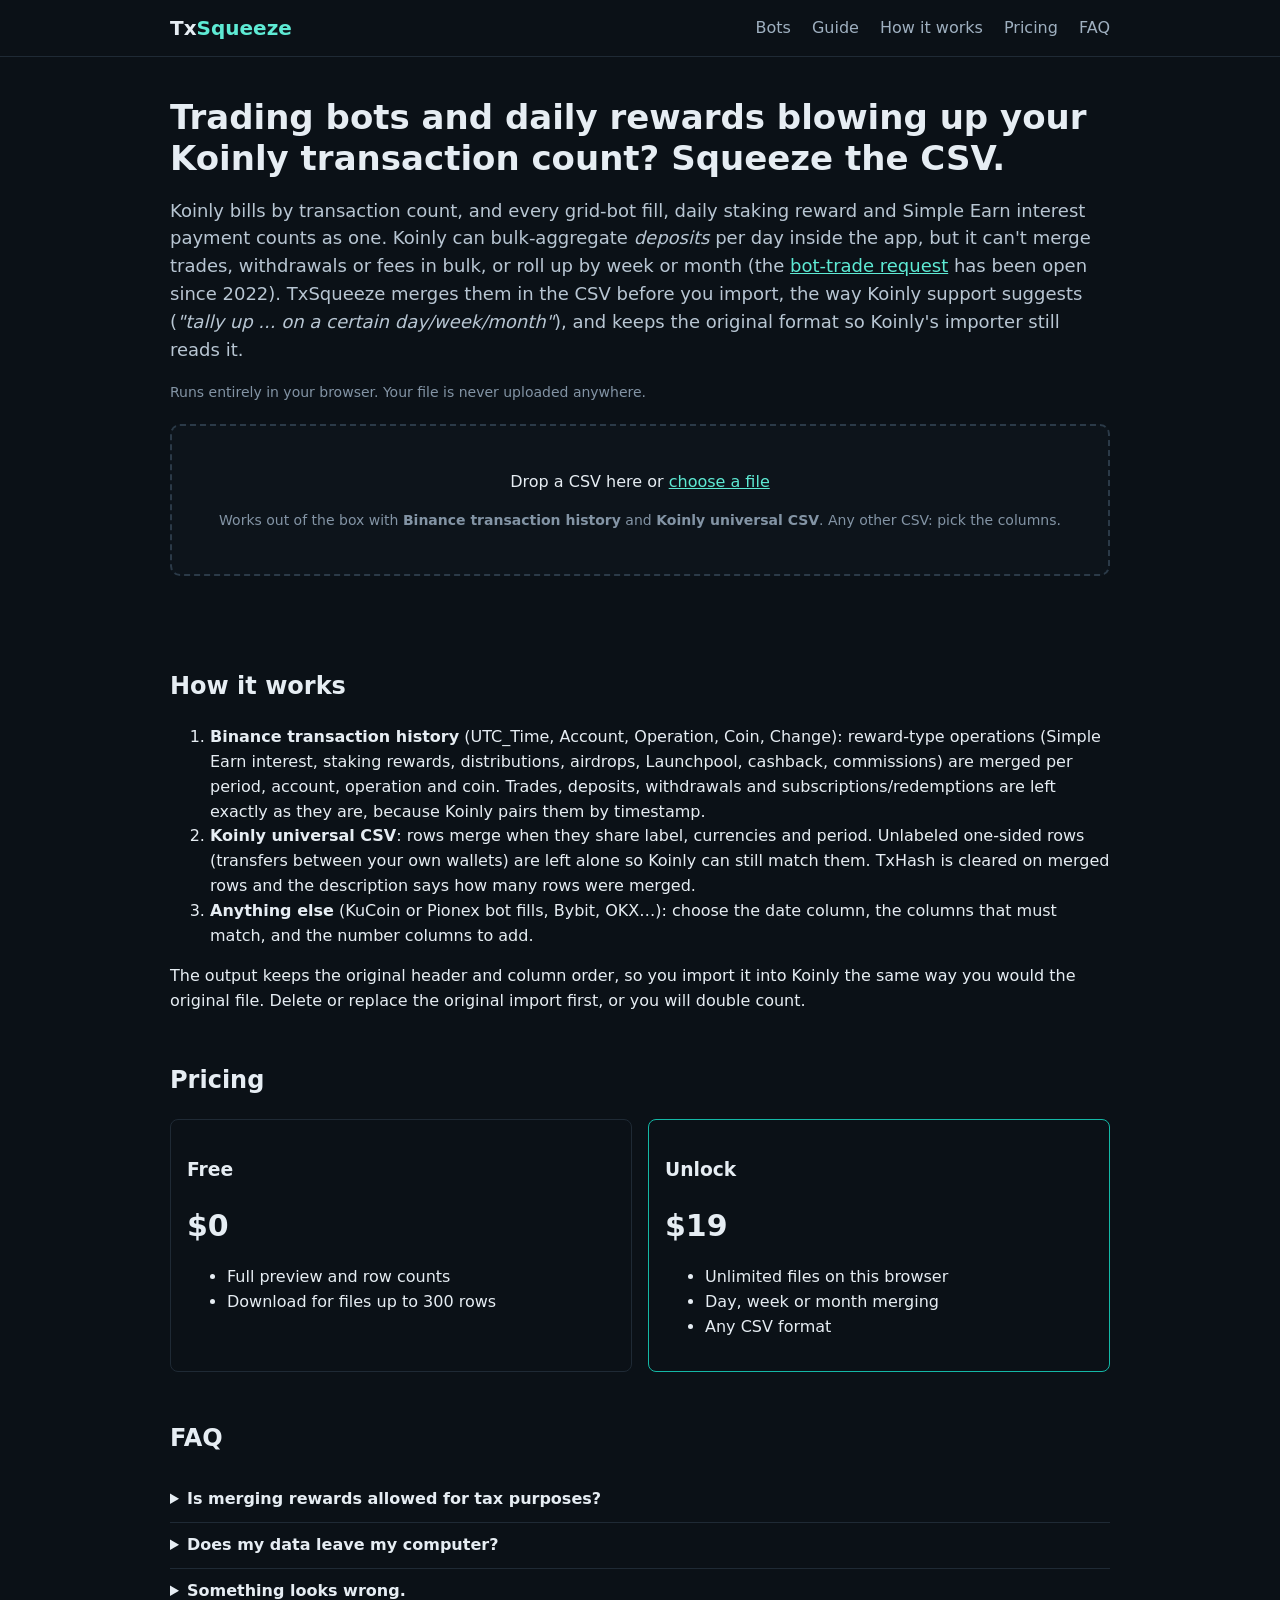
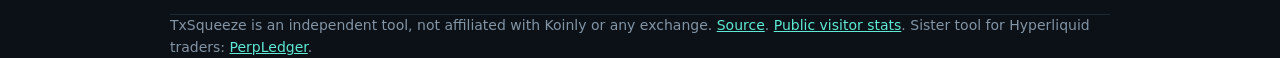
<file: docs/index.html>
<!doctype html>
<html lang="en">
<head>
<meta charset="utf-8">
<meta name="viewport" content="width=device-width, initial-scale=1">
<title>TxSqueeze — cut your Koinly transaction count (merge staking rewards and bot trades by day)</title>
<meta name="description" content="Over your Koinly transaction limit because of daily staking rewards or trading-bot fills? TxSqueeze merges them into daily, weekly or monthly rows in your browser and keeps the file format Koinly already reads (Binance transaction history, Koinly universal CSV, or any CSV).">
<meta property="og:title" content="TxSqueeze — cut your Koinly transaction count">
<meta property="og:description" content="Merge trading-bot fills and daily rewards into one row per day, week or month. Same file format, fewer Koinly transactions, cheaper plan. Runs in your browser.">
<link rel="stylesheet" href="style.css">
</head>
<body>
<header>
  <div class="wrap">
    <div class="brand">Tx<span>Squeeze</span></div>
    <nav><a href="koinly-trading-bot-transactions.html">Bots</a> <a href="reduce-koinly-transaction-count.html">Guide</a> <a href="#how">How it works</a> <a href="#pricing">Pricing</a> <a href="#faq">FAQ</a></nav>
  </div>
</header>

<main class="wrap">
<section class="hero">
  <h1>Trading bots and daily rewards blowing up your Koinly transaction count? Squeeze the CSV.</h1>
  <p class="lead">Koinly bills by transaction count, and every grid-bot fill, daily staking reward and Simple Earn interest payment counts as one. Koinly can bulk-aggregate <i>deposits</i> per day inside the app, but it can't merge trades, withdrawals or fees in bulk, or roll up by week or month (the <a href="https://feedback.koinly.io/feature-requests/p/aggregate-trading-bot-transactions">bot-trade request</a> has been open since 2022). TxSqueeze merges them in the CSV before you import, the way Koinly support suggests (<i>"tally up ... on a certain day/week/month"</i>), and keeps the original format so Koinly's importer still reads it.</p>
  <p class="muted">Runs entirely in your browser. Your file is never uploaded anywhere.</p>

  <div class="drop" id="drop">
    <input type="file" id="file" accept=".csv,text/csv">
    <p>Drop a CSV here or <label for="file" class="link">choose a file</label></p>
    <p class="muted">Works out of the box with <b>Binance transaction history</b> and <b>Koinly universal CSV</b>. Any other CSV: pick the columns.</p>
  </div>
  <div id="status"></div>
</section>

<section id="setup" hidden>
  <h2>What to merge <small id="detected"></small></h2>
  <div class="grid2">
    <label>Date column <select id="dateCol"></select></label>
    <label>Merge period
      <select id="period"><option value="day" selected>Per day</option><option value="week">Per week (Mon–Sun)</option><option value="month">Per month</option></select>
    </label>
  </div>
  <p class="muted">Rows merge when they fall in the same period and have the same value in every <b>keep-apart</b> column. Numbers in <b>sum</b> columns are added, <b>average</b> columns (prices) are averaged, and other columns keep the last row's value.</p>
  <div class="scroll"><table class="t small" id="cols"></table></div>
  <div class="grid2">
    <label>Only merge rows where <select id="filterCol"><option value="">(all rows)</option></select></label>
    <label>matches <input id="filterRe" placeholder="regex, e.g. interest|reward|staking"></label>
  </div>
  <p><button id="run" type="button">Squeeze</button></p>
</section>

<section id="out" hidden>
  <h2>Result</h2>
  <div id="result"></div>
  <h3>Preview <small id="pvinfo"></small></h3>
  <div class="scroll"><table class="t small" id="preview"></table></div>
  <div class="dl">
    <button id="dl" class="locked">Download squeezed CSV</button>
  </div>

  <div id="pay" class="pay">
    <h3>Unlock the download: $19, one time</h3>
    <p>Compare that with Koinly's extra-transaction pricing (about $10 per 1,000 above 10,000, or the jump from one plan to the next).</p>
    <p>Send <b>19 USDT or 19 USDC</b> on <b>Arbitrum One</b> to:</p>
    <p class="addr"><code id="payto">0x36c37d1b47737ba2b2a2cf1b5bc38509516b222f</code> <button id="copy" type="button">copy</button></p>
    <p class="muted">Only Arbitrum One: USDT (0xFd08…Cbb9) or native USDC (0xaf88…5831). Binance, OKX, Bybit and most exchanges can withdraw USDT/USDC on the Arbitrum One network directly. Other chains or tokens cannot be credited.</p>
    <p>Then paste the transaction hash. The page checks the transfer on-chain and unlocks downloads on this browser.</p>
    <div class="row"><input id="tx" placeholder="0x… Arbitrum transaction hash" spellcheck="false"><button id="verify" type="button">Verify payment</button></div>
    <details id="codebox"><summary>Have an unlock code?</summary><div class="row"><input id="code" placeholder="TS-XXXXXXXX" spellcheck="false"><button id="redeem" type="button">Redeem</button></div></details>
    <div id="paystatus"></div>
    <p class="muted">Small files are free: if your original file has 300 rows or fewer, the download is unlocked.</p>
  </div>
</section>

<section id="how">
  <h2>How it works</h2>
  <ol>
    <li><b>Binance transaction history</b> (UTC_Time, Account, Operation, Coin, Change): reward-type operations (Simple Earn interest, staking rewards, distributions, airdrops, Launchpool, cashback, commissions) are merged per period, account, operation and coin. Trades, deposits, withdrawals and subscriptions/redemptions are left exactly as they are, because Koinly pairs them by timestamp.</li>
    <li><b>Koinly universal CSV</b>: rows merge when they share label, currencies and period. Unlabeled one-sided rows (transfers between your own wallets) are left alone so Koinly can still match them. TxHash is cleared on merged rows and the description says how many rows were merged.</li>
    <li><b>Anything else</b> (KuCoin or Pionex bot fills, Bybit, OKX…): choose the date column, the columns that must match, and the number columns to add.</li>
  </ol>
  <p>The output keeps the original header and column order, so you import it into Koinly the same way you would the original file. Delete or replace the original import first, or you will double count.</p>
</section>

<section id="pricing">
  <h2>Pricing</h2>
  <div class="cards">
    <div class="card"><h3>Free</h3><p class="price">$0</p><ul><li>Full preview and row counts</li><li>Download for files up to 300 rows</li></ul></div>
    <div class="card hi"><h3>Unlock</h3><p class="price">$19</p><ul><li>Unlimited files on this browser</li><li>Day, week or month merging</li><li>Any CSV format</li></ul></div>
  </div>
</section>

<section id="faq">
  <h2>FAQ</h2>
  <details><summary>Is merging rewards allowed for tax purposes?</summary><p>Koinly's support team recommends it on its own forum for exactly this problem (<a href="https://discuss.koinly.io/t/staking-rewards-create-too-many-transactions/15427">example</a>, <a href="https://discuss.koinly.io/t/you-have-exceeded-the-total-number-of-transactions-allowed-on-your-account/13294">example</a>). Daily merging keeps each day's income at that day's prices; weekly or monthly merging is coarser. Rules differ by country, and this is not tax advice. If in doubt, ask your accountant which period to use.</p></details>
  <details><summary>Does my data leave my computer?</summary><p>No. The CSV is parsed and merged by JavaScript in this page. You can check the <a href="https://github.com/swarm-t3/txsqueeze">source</a> or disconnect from the internet after the page loads.</p></details>
  <details><summary>Something looks wrong.</summary><p><a href="https://github.com/swarm-t3/txsqueeze/issues">Open an issue</a> or <a href="mailto:megafi.app1+txsqueeze@gmail.com">email us</a>. If a paid squeeze doesn't work for your file and we can't fix it, we refund.</p></details>
</section>
</main>
<footer class="wrap muted">TxSqueeze is an independent tool, not affiliated with Koinly or any exchange. <a href="https://github.com/swarm-t3/txsqueeze">Source</a>. <a href="https://txsqueeze.goatcounter.com/">Public visitor stats</a>. Sister tool for Hyperliquid traders: <a href="https://swarm-t3.github.io/perpledger/">PerpLedger</a>.</footer>
<script data-goatcounter="https://txsqueeze.goatcounter.com/count" async src="//gc.zgo.at/count.js"></script>
<script src="app.js"></script>
</body>
</html>
</file>
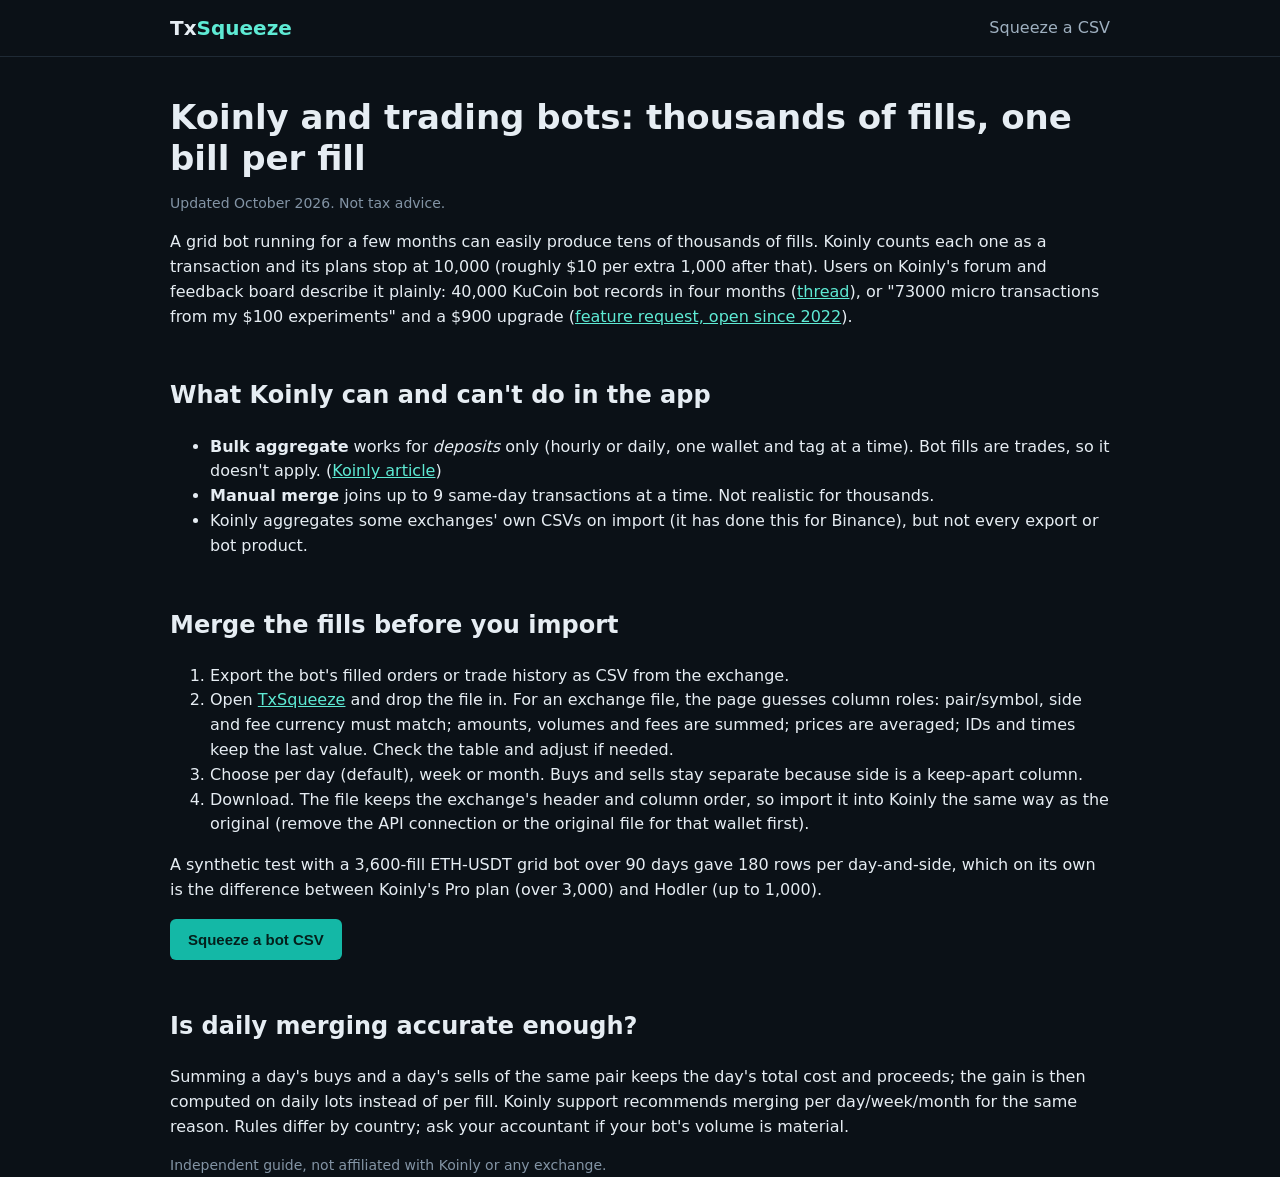
<file: docs/koinly-trading-bot-transactions.html>
<!doctype html>
<html lang="en">
<head>
<meta charset="utf-8">
<meta name="viewport" content="width=device-width, initial-scale=1">
<title>Koinly and trading bots: too many transactions from grid/DCA bot fills (KuCoin, Pionex, Binance)</title>
<meta name="description" content="Grid and DCA bots create thousands of fills, and Koinly bills per transaction. Koinly's bulk aggregate only covers deposits. How to merge bot trades per day before importing, keeping the exchange's CSV format.">
<link rel="canonical" href="https://swarm-t3.github.io/txsqueeze/koinly-trading-bot-transactions.html">
<link rel="stylesheet" href="style.css">
</head>
<body>
<header><div class="wrap"><a class="brand" href="./" style="text-decoration:none;color:inherit">Tx<span>Squeeze</span></a><nav><a href="./">Squeeze a CSV</a></nav></div></header>
<main class="wrap">
<h1>Koinly and trading bots: thousands of fills, one bill per fill</h1>
<p class="muted">Updated October 2026. Not tax advice.</p>
<p>A grid bot running for a few months can easily produce tens of thousands of fills. Koinly counts each one as a transaction and its plans stop at 10,000 (roughly $10 per extra 1,000 after that). Users on Koinly's forum and feedback board describe it plainly: 40,000 KuCoin bot records in four months (<a href="https://discuss.koinly.io/t/the-price-of-bot-transactions/21530">thread</a>), or "73000 micro transactions from my $100 experiments" and a $900 upgrade (<a href="https://feedback.koinly.io/feature-requests/p/aggregate-trading-bot-transactions">feature request, open since 2022</a>).</p>

<h2>What Koinly can and can't do in the app</h2>
<ul>
<li><b>Bulk aggregate</b> works for <i>deposits</i> only (hourly or daily, one wallet and tag at a time). Bot fills are trades, so it doesn't apply. (<a href="https://support.koinly.io/en/articles/10441670-bulk-aggregate-deposit-transactions">Koinly article</a>)</li>
<li><b>Manual merge</b> joins up to 9 same-day transactions at a time. Not realistic for thousands.</li>
<li>Koinly aggregates some exchanges' own CSVs on import (it has done this for Binance), but not every export or bot product.</li>
</ul>

<h2>Merge the fills before you import</h2>
<ol>
<li>Export the bot's filled orders or trade history as CSV from the exchange.</li>
<li>Open <a href="./">TxSqueeze</a> and drop the file in. For an exchange file, the page guesses column roles: pair/symbol, side and fee currency must match; amounts, volumes and fees are summed; prices are averaged; IDs and times keep the last value. Check the table and adjust if needed.</li>
<li>Choose per day (default), week or month. Buys and sells stay separate because side is a keep-apart column.</li>
<li>Download. The file keeps the exchange's header and column order, so import it into Koinly the same way as the original (remove the API connection or the original file for that wallet first).</li>
</ol>
<p>A synthetic test with a 3,600-fill ETH-USDT grid bot over 90 days gave 180 rows per day-and-side, which on its own is the difference between Koinly's Pro plan (over 3,000) and Hodler (up to 1,000).</p>
<p><a href="./"><button>Squeeze a bot CSV</button></a></p>

<h2>Is daily merging accurate enough?</h2>
<p>Summing a day's buys and a day's sells of the same pair keeps the day's total cost and proceeds; the gain is then computed on daily lots instead of per fill. Koinly support recommends merging per day/week/month for the same reason. Rules differ by country; ask your accountant if your bot's volume is material.</p>
</main>
<footer class="wrap muted">Independent guide, not affiliated with Koinly or any exchange.</footer>
<script data-goatcounter="https://txsqueeze.goatcounter.com/count" async src="//gc.zgo.at/count.js"></script>
</body>
</html>
</file>
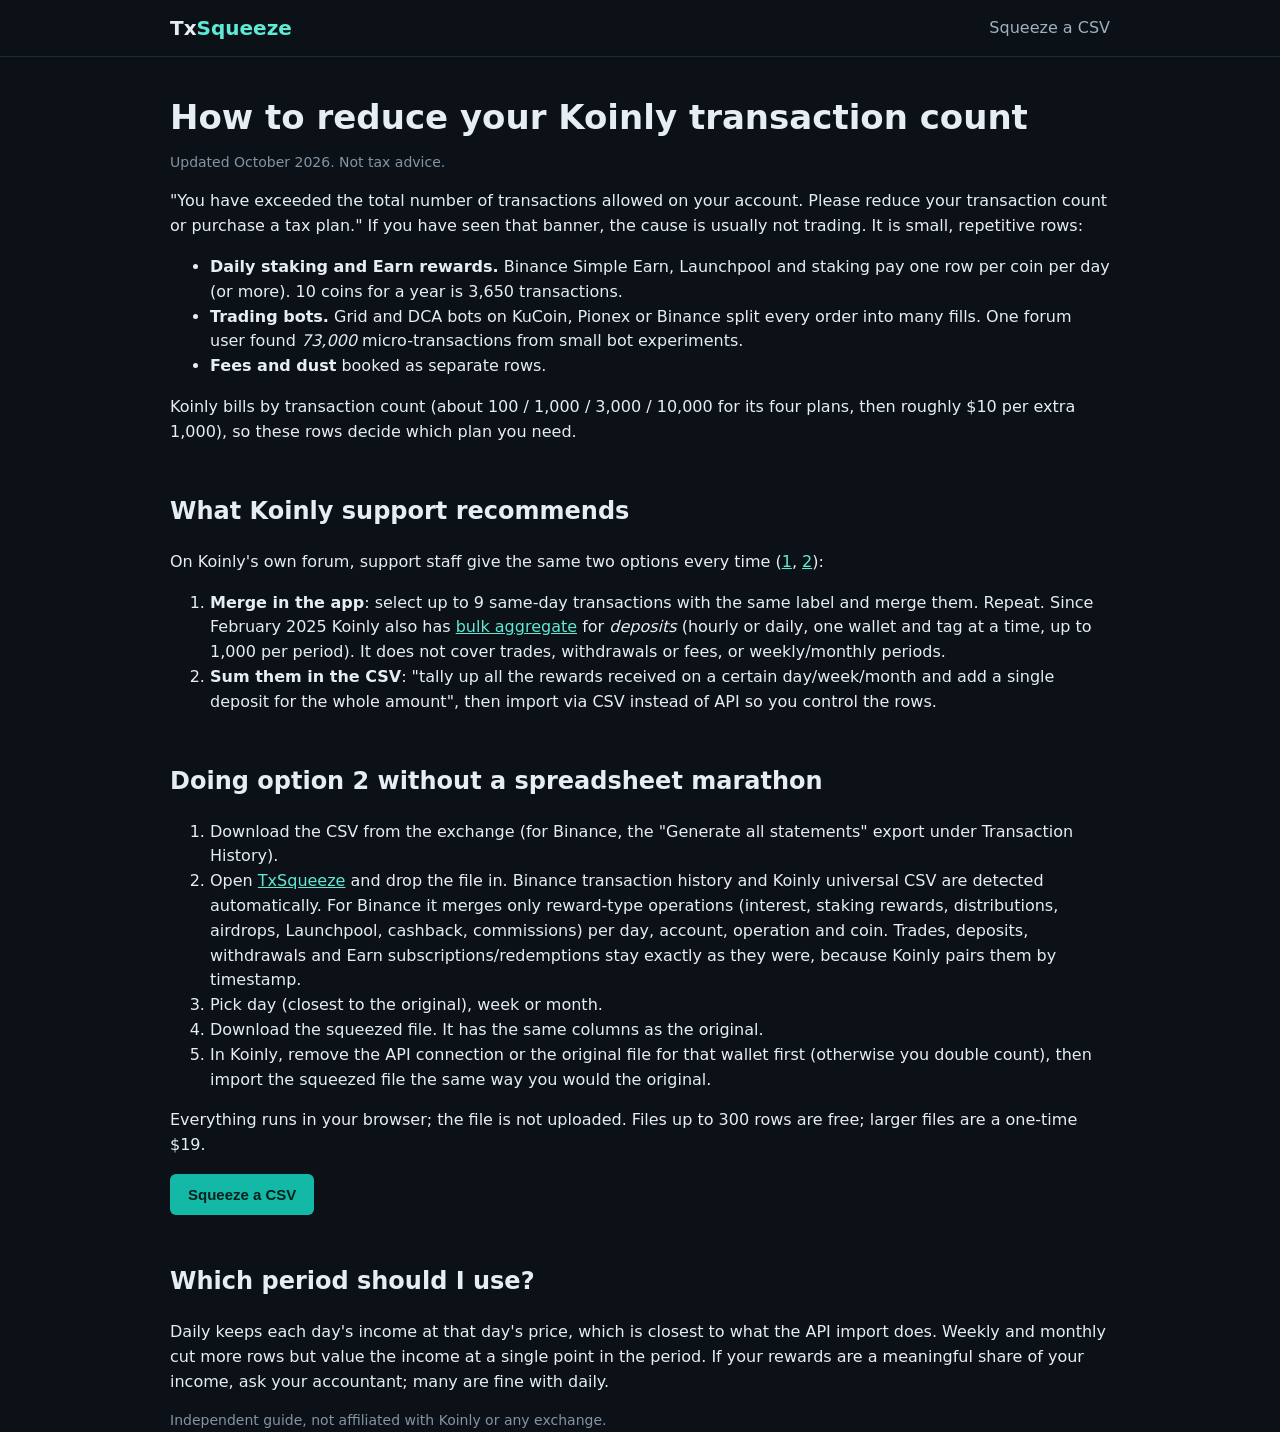
<file: docs/reduce-koinly-transaction-count.html>
<!doctype html>
<html lang="en">
<head>
<meta charset="utf-8">
<meta name="viewport" content="width=device-width, initial-scale=1">
<title>How to reduce your Koinly transaction count (staking rewards, Earn interest, bot trades)</title>
<meta name="description" content="Koinly says you've exceeded your transaction limit? Daily staking rewards, Binance Simple Earn interest and grid-bot fills are usually why. Here is how to merge them per day, week or month, the way Koinly support recommends, without breaking imports.">
<link rel="canonical" href="https://swarm-t3.github.io/txsqueeze/reduce-koinly-transaction-count.html">
<link rel="stylesheet" href="style.css">
</head>
<body>
<header><div class="wrap"><a class="brand" href="./" style="text-decoration:none;color:inherit">Tx<span>Squeeze</span></a><nav><a href="./">Squeeze a CSV</a></nav></div></header>
<main class="wrap">
<h1>How to reduce your Koinly transaction count</h1>
<p class="muted">Updated October 2026. Not tax advice.</p>
<p>"You have exceeded the total number of transactions allowed on your account. Please reduce your transaction count or purchase a tax plan." If you have seen that banner, the cause is usually not trading. It is small, repetitive rows:</p>
<ul>
<li><b>Daily staking and Earn rewards.</b> Binance Simple Earn, Launchpool and staking pay one row per coin per day (or more). 10 coins for a year is 3,650 transactions.</li>
<li><b>Trading bots.</b> Grid and DCA bots on KuCoin, Pionex or Binance split every order into many fills. One forum user found <i>73,000</i> micro-transactions from small bot experiments.</li>
<li><b>Fees and dust</b> booked as separate rows.</li>
</ul>
<p>Koinly bills by transaction count (about 100 / 1,000 / 3,000 / 10,000 for its four plans, then roughly $10 per extra 1,000), so these rows decide which plan you need.</p>

<h2>What Koinly support recommends</h2>
<p>On Koinly's own forum, support staff give the same two options every time (<a href="https://discuss.koinly.io/t/staking-rewards-create-too-many-transactions/15427">1</a>, <a href="https://discuss.koinly.io/t/you-have-exceeded-the-total-number-of-transactions-allowed-on-your-account/13294">2</a>):</p>
<ol>
<li><b>Merge in the app</b>: select up to 9 same-day transactions with the same label and merge them. Repeat. Since February 2025 Koinly also has <a href="https://support.koinly.io/en/articles/10441670-bulk-aggregate-deposit-transactions">bulk aggregate</a> for <i>deposits</i> (hourly or daily, one wallet and tag at a time, up to 1,000 per period). It does not cover trades, withdrawals or fees, or weekly/monthly periods.</li>
<li><b>Sum them in the CSV</b>: "tally up all the rewards received on a certain day/week/month and add a single deposit for the whole amount", then import via CSV instead of API so you control the rows.</li>
</ol>

<h2>Doing option 2 without a spreadsheet marathon</h2>
<ol>
<li>Download the CSV from the exchange (for Binance, the "Generate all statements" export under Transaction History).</li>
<li>Open <a href="./">TxSqueeze</a> and drop the file in. Binance transaction history and Koinly universal CSV are detected automatically. For Binance it merges only reward-type operations (interest, staking rewards, distributions, airdrops, Launchpool, cashback, commissions) per day, account, operation and coin. Trades, deposits, withdrawals and Earn subscriptions/redemptions stay exactly as they were, because Koinly pairs them by timestamp.</li>
<li>Pick day (closest to the original), week or month.</li>
<li>Download the squeezed file. It has the same columns as the original.</li>
<li>In Koinly, remove the API connection or the original file for that wallet first (otherwise you double count), then import the squeezed file the same way you would the original.</li>
</ol>
<p>Everything runs in your browser; the file is not uploaded. Files up to 300 rows are free; larger files are a one-time $19.</p>
<p><a href="./"><button>Squeeze a CSV</button></a></p>

<h2>Which period should I use?</h2>
<p>Daily keeps each day's income at that day's price, which is closest to what the API import does. Weekly and monthly cut more rows but value the income at a single point in the period. If your rewards are a meaningful share of your income, ask your accountant; many are fine with daily.</p>
</main>
<footer class="wrap muted">Independent guide, not affiliated with Koinly or any exchange.</footer>
<script data-goatcounter="https://txsqueeze.goatcounter.com/count" async src="//gc.zgo.at/count.js"></script>
</body>
</html>
</file>
<file: docs/style.css>
*{box-sizing:border-box}
body{margin:0;font:16px/1.55 system-ui,-apple-system,Segoe UI,Roboto,sans-serif;color:#e6edf3;background:#0b1117}
a{color:#5eead4}
.wrap{max-width:980px;margin:0 auto;padding:0 20px}
header{border-bottom:1px solid #1f2a35}
header .wrap{display:flex;justify-content:space-between;align-items:center;height:56px}
.brand{font-weight:800;font-size:20px}.brand span{color:#5eead4}
nav a{margin-left:16px;color:#9fb0c0;text-decoration:none}
h1{font-size:34px;line-height:1.2;margin:40px 0 12px}
h2{margin-top:48px}
.lead{color:#b8c6d3;font-size:18px}
.deadline{background:#3b2a07;border:1px solid #a16207;color:#fde68a;padding:8px 12px;border-radius:6px;display:inline-block}
form{display:flex;flex-wrap:wrap;gap:8px;margin:20px 0}
input,select{background:#111a23;border:1px solid #2b3a48;color:#e6edf3;padding:12px;border-radius:6px;font-size:15px}
#addr{flex:1 1 380px;font-family:ui-monospace,monospace}
button{background:#14b8a6;color:#04201c;border:0;padding:12px 18px;border-radius:6px;font-weight:700;cursor:pointer;font-size:15px}
button.locked{background:#334155;color:#cbd5e1}
button.locked::before{content:"🔒 "}
#status{min-height:24px;color:#9fb0c0}
.t{border-collapse:collapse;width:100%;margin:8px 0}
.t th,.t td{border-bottom:1px solid #1f2a35;padding:6px 8px;text-align:right;white-space:nowrap}
.t th:first-child,.t td:first-child{text-align:left}
.t.small{font-size:12px}
.t.small td,.t.small th{text-align:left}
.scroll{overflow-x:auto;max-height:360px;overflow-y:auto;border:1px solid #1f2a35;border-radius:6px}
.dl{display:flex;flex-wrap:wrap;gap:8px;margin:16px 0}
.pay{border:1px solid #14b8a6;border-radius:8px;padding:16px 20px;margin:20px 0;background:#0d1a1f}
.pay .addr code{font-size:15px;background:#111a23;padding:4px 8px;border-radius:4px;word-break:break-all}
.row{display:flex;gap:8px;flex-wrap:wrap}.row input{flex:1 1 380px;font-family:ui-monospace,monospace}
.muted{color:#8394a5;font-size:14px}
.warn{background:#3b2a07;border:1px solid #a16207;padding:8px 12px;border-radius:6px;margin:8px 0;color:#fde68a}
.ok{color:#5eead4;font-weight:700}.err{color:#fca5a5}
.cards{display:grid;grid-template-columns:repeat(auto-fit,minmax(240px,1fr));gap:16px}
.card{border:1px solid #1f2a35;border-radius:8px;padding:16px}.card.hi{border-color:#14b8a6}
.price{font-size:30px;font-weight:800;margin:0}
details{border-bottom:1px solid #1f2a35;padding:10px 0}summary{cursor:pointer;font-weight:600}
footer{padding:40px 20px}
small{color:#8394a5;font-weight:400;font-size:13px}
.cardbox{margin:24px 0}#card{width:100%;max-width:600px;height:auto;border-radius:10px;border:1px solid #1f2a35;display:block}
.dl a{text-decoration:none}
.drop{border:2px dashed #2b3a48;border-radius:10px;padding:28px;text-align:center;margin:20px 0;background:#0d141b}
.drop.over{border-color:#14b8a6;background:#0d1a1f}
.drop input{display:none}.link{color:#5eead4;text-decoration:underline;cursor:pointer}
.grid2{display:grid;grid-template-columns:repeat(auto-fit,minmax(280px,1fr));gap:12px;margin:12px 0}
.grid2 label{display:flex;flex-direction:column;gap:6px;color:#9fb0c0;font-size:14px}
.big{font-size:26px;margin:8px 0}
.t select{padding:4px 6px;font-size:13px}
</file>
